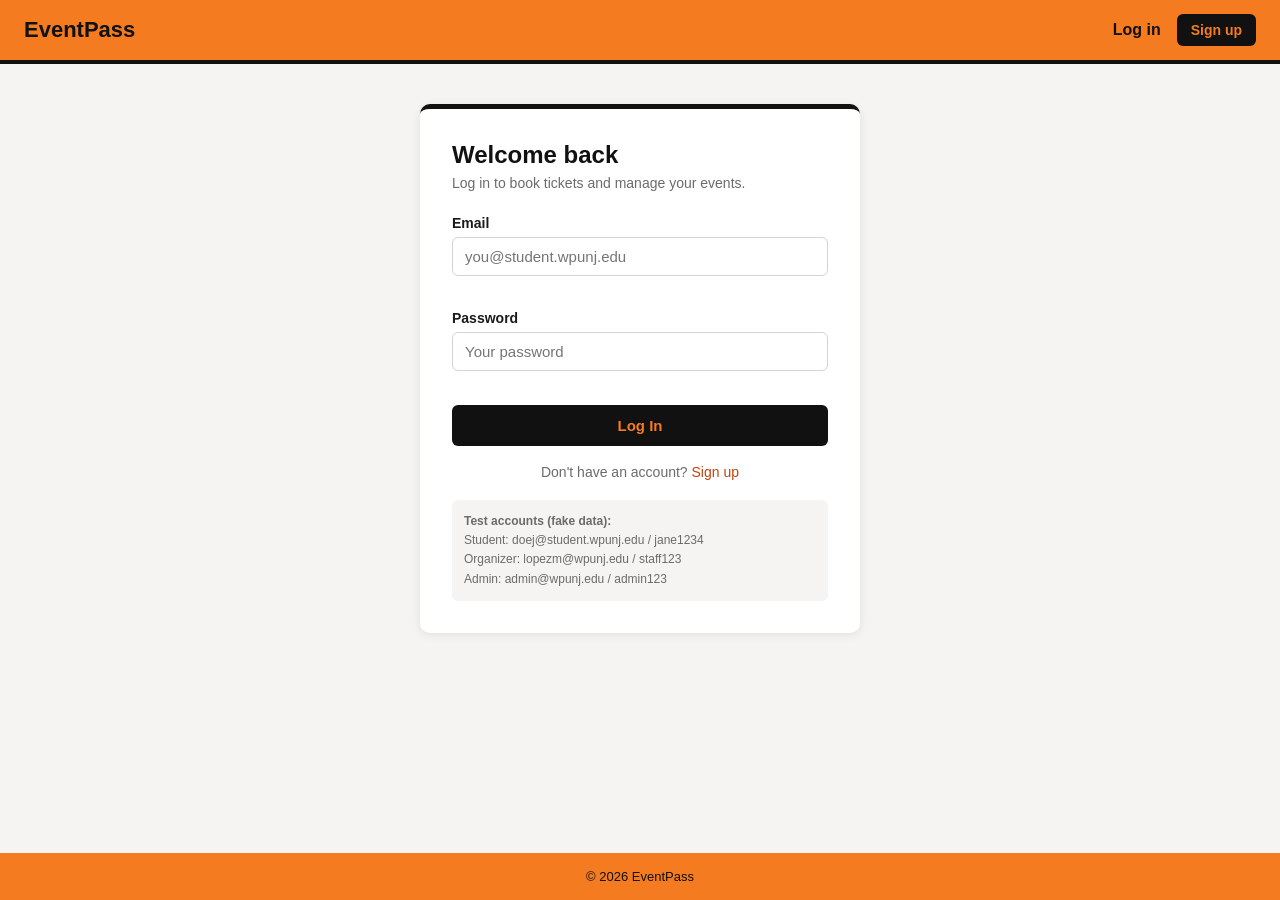
<file: frontend/index.html>
<!DOCTYPE html>
<html lang="en">
<head>
  <meta charset="UTF-8">
  <meta name="viewport" content="width=device-width, initial-scale=1.0">
  <title>Events | EventPass</title>
  <link rel="stylesheet" href="css/style.css">
  <link rel="stylesheet" href="css/shop.css">
</head>
<body class="page">
  <nav class="navbar">
    <a href="index.html" class="logo">EventPass</a>
    <div id="nav-links"></div>
  </nav>

  <main>
    <section class="hero">
      <h1>What's happening at WPU</h1>
      <p>Concerts, games, club events and career events — book your seat in a few clicks.</p>
      <input type="search" id="search" placeholder="Search events by name...">
    </section>

    <button class="filter-toggle" id="filter-toggle" aria-expanded="false">
      <span>Filters <span class="filter-count" id="filter-count"></span></span><span class="chev">▾</span>
    </button>
    <section class="filters" id="filters">
      <div>
        <label for="category">Category</label>
        <select id="category"><option value="">All categories</option></select>
      </div>
      <div>
        <label for="venue">Venue</label>
        <select id="venue"><option value="">All venues</option></select>
      </div>
      <div>
        <label for="date">Date</label>
        <select id="date">
          <option value="">Any date</option>
          <option value="today">Today</option>
          <option value="week">Next 7 days</option>
          <option value="month">This month</option>
          <option value="pick">Pick a date...</option>
        </select>
      </div>
      <div id="pick-date-wrap" class="hidden">
        <label for="pick-date">On</label>
        <input type="date" id="pick-date">
      </div>
      <div>
        <label>Price ($)</label>
        <div class="price-range">
          <input type="number" id="price-min" min="0" placeholder="Min">
          <span>–</span>
          <input type="number" id="price-max" min="0" placeholder="Max">
        </div>
      </div>
      <div>
        <label class="check-filter"><input type="checkbox" id="free-only"> Free events only</label>
      </div>
      <div>
        <button class="clear-btn" id="clear">Clear filters</button>
      </div>
    </section>

    <div class="results-bar">
      <span id="result-count"></span>
      <span>Sorted by date</span>
    </div>
    <div class="event-grid" id="event-grid"></div>
  </main>

  <div id="toast" class="toast"></div>
  <footer>&copy; 2026 EventPass · William Paterson University</footer>

  <script src="js/data.js"></script>
  <script src="js/api.js"></script>
  <script src="js/auth.js"></script>
  <script src="js/helpers.js"></script>
  <script src="js/browse.js"></script>
</body>
</html>
</file>
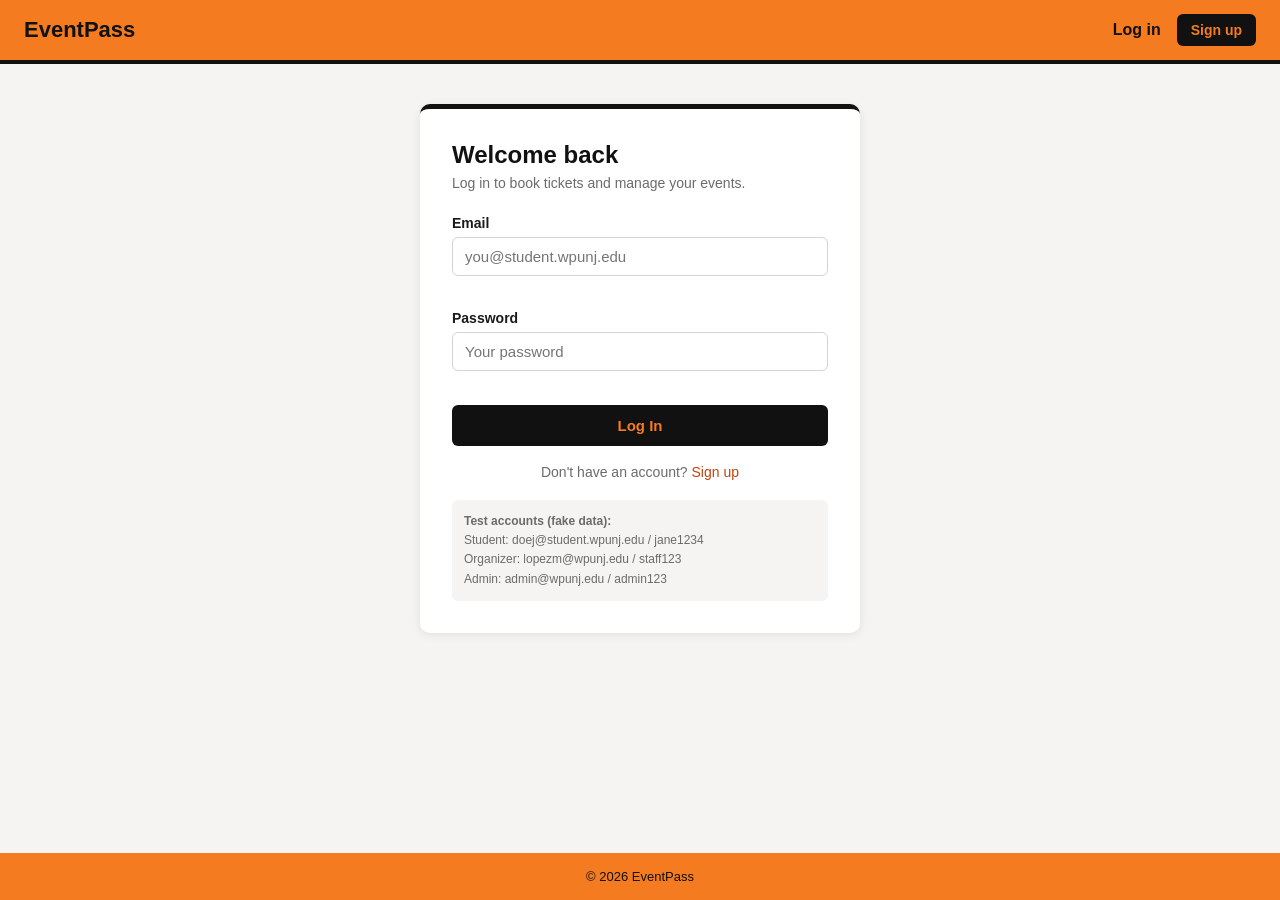
<file: frontend/admin.html>
<!DOCTYPE html>
<html lang="en">
<head>
  <meta charset="UTF-8">
  <meta name="viewport" content="width=device-width, initial-scale=1.0">
  <title>Admin Dashboard | EventPass</title>
  <link rel="stylesheet" href="css/style.css">
  <link rel="stylesheet" href="css/admin.css">
</head>
<body class="admin-page">
  <nav class="navbar">
    <a href="index.html" class="logo">EventPass</a>
    <div id="nav-links"></div>
  </nav>

  <div class="admin-layout">
    <aside class="sidebar">
      <p class="sidebar-title">Admin</p>
      <button class="tab-btn active" data-tab="overview">Overview</button>
      <button class="tab-btn" data-tab="events">Events<span class="tab-count hidden" id="pending-count"></span></button>
      <button class="tab-btn" data-tab="users">Users</button>
      <button class="tab-btn" data-tab="venues">Venues &amp; Categories</button>
      <button class="tab-btn" data-tab="bookings">Bookings</button>
      <button class="tab-btn" data-tab="reports">Sales &amp; Attendance</button>
    </aside>

    <section class="admin-content">

      <!-- OVERVIEW -->
      <div class="tab" id="tab-overview">
        <h1>Overview</h1>
        <div class="stats" id="stats"></div>
        <div class="two-col">
          <div class="panel">
            <h2>Upcoming events</h2>
            <div id="upcoming-list"></div>
          </div>
          <div class="panel">
            <h2>Recent bookings</h2>
            <div id="recent-list"></div>
          </div>
        </div>
      </div>

      <!-- EVENTS -->
      <div class="tab hidden" id="tab-events">
        <div class="tab-header">
          <h1>Events</h1>
          <button class="btn btn-small" id="add-event-btn">+ Add event</button>
        </div>
        <div class="pending-banner hidden" id="pending-banner"></div>
        <div class="toolbar">
          <input type="text" id="event-search" placeholder="Search events...">
          <select id="event-category-filter"><option value="">All categories</option></select>
          <select id="event-status-filter">
            <option value="">All statuses</option>
            <option value="Pending">Pending approval</option>
            <option value="Active">Active</option>
            <option value="Cancelled">Cancelled</option>
          </select>
        </div>
        <div class="table-wrap"><table id="events-table"></table></div>
      </div>

      <!-- USERS -->
      <div class="tab hidden" id="tab-users">
        <div class="tab-header">
          <h1>Users</h1>
          <button class="btn btn-small" id="add-organizer-btn">+ Add organizer</button>
        </div>
        <div class="toolbar">
          <input type="text" id="user-search" placeholder="Search by name, email or student ID...">
          <select id="user-role-filter">
            <option value="">All roles</option>
            <option value="Customer">Students</option>
            <option value="Organizer">Organizers</option>
            <option value="Admin">Admins</option>
          </select>
        </div>
        <div class="table-wrap"><table id="users-table"></table></div>
      </div>

      <!-- VENUES & CATEGORIES -->
      <div class="tab hidden" id="tab-venues">
        <div class="tab-header">
          <h1>Venues</h1>
          <button class="btn btn-small" id="add-venue-btn">+ Add venue</button>
        </div>
        <div class="table-wrap"><table id="venues-table"></table></div>

        <div class="tab-header section-gap">
          <h1>Categories</h1>
          <button class="btn btn-small" id="add-category-btn">+ Add category</button>
        </div>
        <div class="table-wrap"><table id="categories-table"></table></div>
      </div>

      <!-- BOOKINGS -->
      <div class="tab hidden" id="tab-bookings">
        <div class="tab-header"><h1>Bookings</h1></div>
        <div class="toolbar">
          <input type="text" id="booking-search" placeholder="Search by student or event...">
          <select id="booking-status-filter">
            <option value="">All statuses</option>
            <option value="Confirmed">Confirmed</option>
            <option value="Cancelled">Cancelled</option>
          </select>
        </div>
        <div class="table-wrap"><table id="bookings-table"></table></div>
      </div>

      <!-- SALES & ATTENDANCE REPORTS -->
      <div class="tab hidden" id="tab-reports">
        <div class="tab-header"><h1>Sales &amp; Attendance</h1></div>
        <div class="toolbar">
          <select id="report-when">
            <option value="">All events</option>
            <option value="upcoming">Upcoming events</option>
            <option value="past">Past events</option>
          </select>
        </div>
        <div class="stats" id="report-stats"></div>
        <h2>By event</h2>
        <div class="table-wrap" style="margin-bottom:28px"><table id="report-events"></table></div>
        <h2>By category</h2>
        <div class="table-wrap"><table id="report-categories"></table></div>
      </div>

    </section>
  </div>

  <!-- Pop-up form used for add / edit / confirm -->
  <div class="modal-backdrop hidden" id="modal">
    <div class="modal">
      <h2 id="modal-title"></h2>
      <div id="modal-message" class="message"></div>
      <form id="modal-form" novalidate>
        <div id="modal-body"></div>
        <div class="modal-actions">
          <button type="button" class="btn btn-outline" id="modal-cancel">Cancel</button>
          <button type="submit" class="btn" id="modal-save">Save</button>
        </div>
      </form>
    </div>
  </div>

  <div id="toast" class="toast"></div>

  <footer>&copy; 2026 EventPass</footer>

  <script src="js/data.js"></script>
  <script src="js/api.js"></script>
  <script src="js/auth.js"></script>
  <script src="js/helpers.js"></script>
  <script src="js/common.js"></script>
  <script src="js/admin.js"></script>
</body>
</html>
</file>
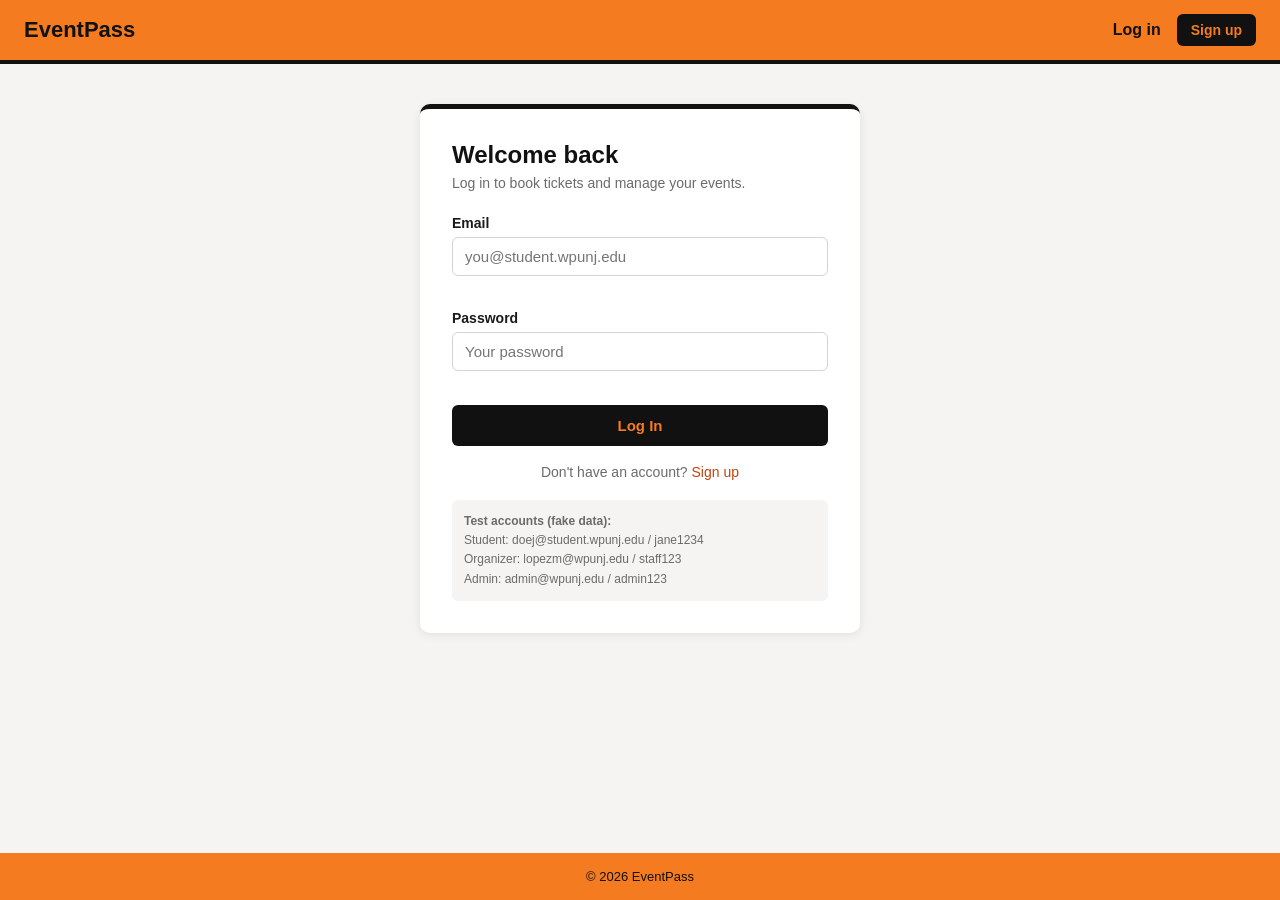
<file: frontend/booking.html>
<!DOCTYPE html>
<html lang="en">
<head>
  <meta charset="UTF-8">
  <meta name="viewport" content="width=device-width, initial-scale=1.0">
  <title>Booking | EventPass</title>
  <link rel="stylesheet" href="css/style.css">
  <link rel="stylesheet" href="css/shop.css">
</head>
<body class="page">
  <nav class="navbar">
    <a href="index.html" class="logo">EventPass</a>
    <div id="nav-links"></div>
  </nav>

  <main>
    <a href="my-bookings.html" class="back-link">&larr; My bookings</a>
    <div id="booking-page"></div>
  </main>

  <div id="toast" class="toast"></div>
  <footer>&copy; 2026 EventPass · William Paterson University</footer>

  <script src="js/data.js"></script>
  <script src="js/api.js"></script>
  <script src="js/auth.js"></script>
  <script src="js/helpers.js"></script>
  <script src="js/booking.js"></script>
</body>
</html>
</file>
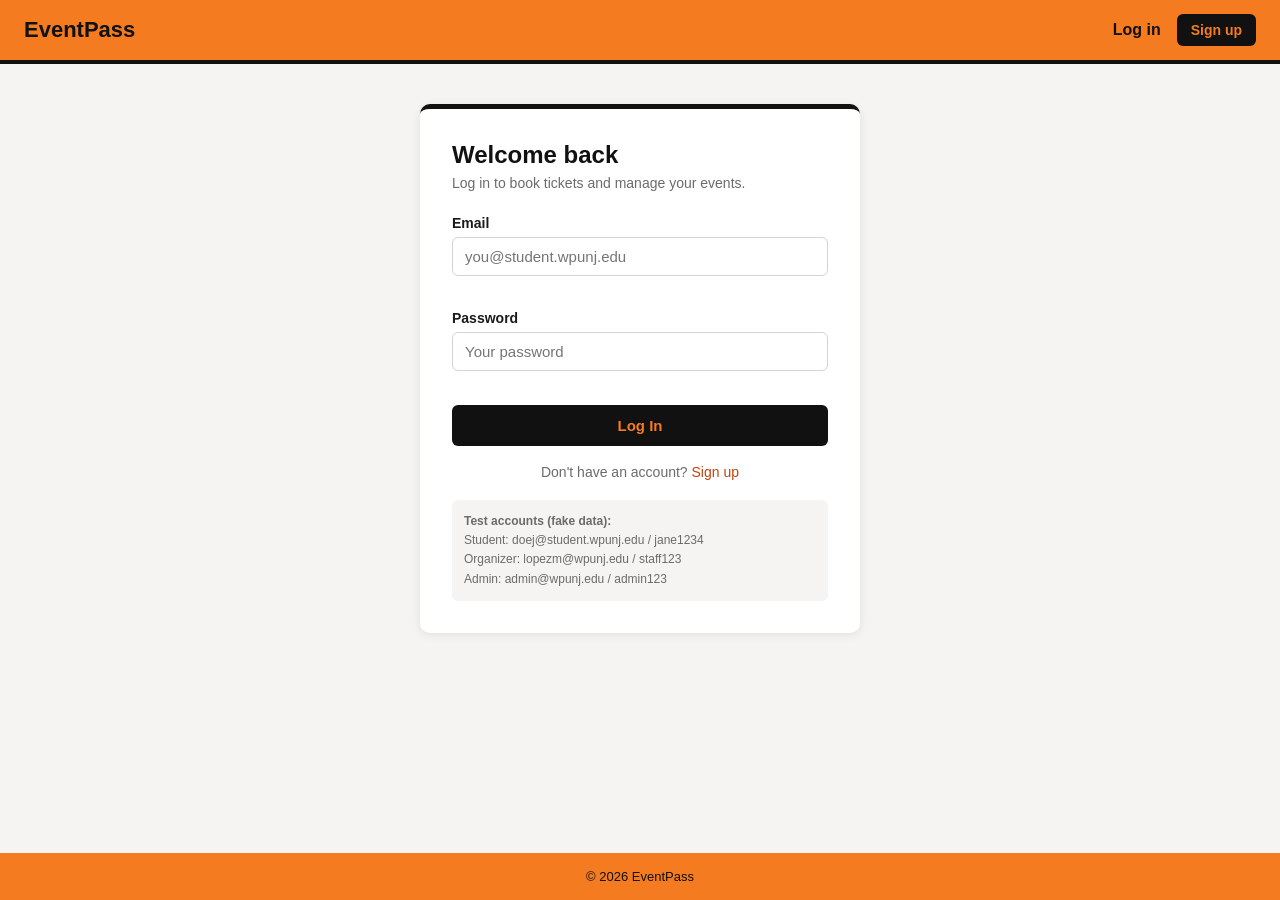
<file: frontend/cart.html>
<!DOCTYPE html>
<html lang="en">
<head>
  <meta charset="UTF-8">
  <meta name="viewport" content="width=device-width, initial-scale=1.0">
  <title>Cart | EventPass</title>
  <link rel="stylesheet" href="css/style.css">
  <link rel="stylesheet" href="css/shop.css">
</head>
<body class="page">
  <nav class="navbar">
    <a href="index.html" class="logo">EventPass</a>
    <div id="nav-links"></div>
  </nav>

  <main>
    <h1>Your cart</h1>
    <p class="page-sub">Tickets stay in your cart until you check out. Seats aren't held until you book.</p>
    <div id="cart-page"></div>
  </main>

  <div id="toast" class="toast"></div>
  <footer>&copy; 2026 EventPass · William Paterson University</footer>

  <script src="js/data.js"></script>
  <script src="js/api.js"></script>
  <script src="js/auth.js"></script>
  <script src="js/helpers.js"></script>
  <script src="js/cart.js"></script>
</body>
</html>
</file>
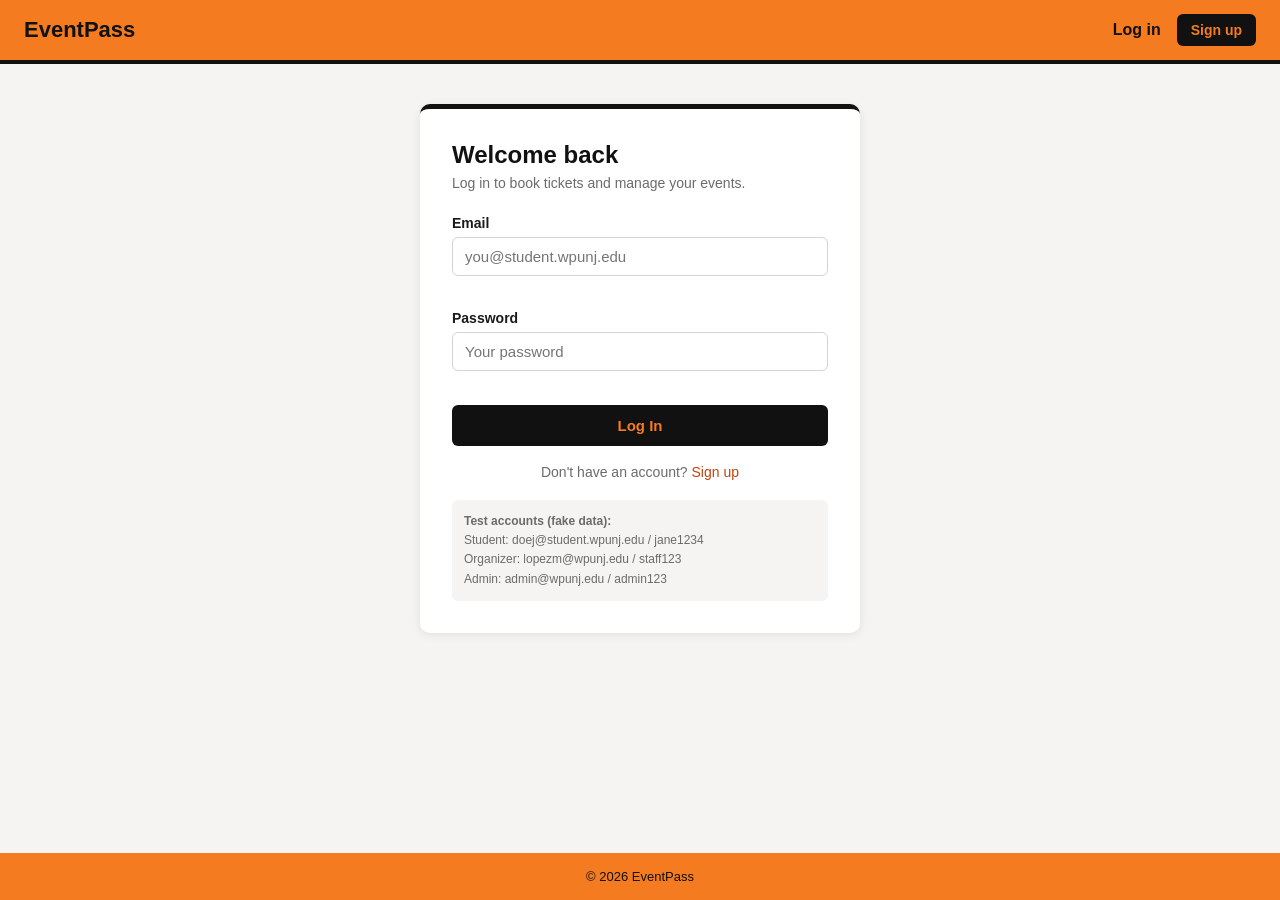
<file: frontend/checkout.html>
<!DOCTYPE html>
<html lang="en">
<head>
  <meta charset="UTF-8">
  <meta name="viewport" content="width=device-width, initial-scale=1.0">
  <title>Checkout | EventPass</title>
  <link rel="stylesheet" href="css/style.css">
  <link rel="stylesheet" href="css/shop.css">
</head>
<body class="page">
  <nav class="navbar">
    <a href="index.html" class="logo">EventPass</a>
    <div id="nav-links"></div>
  </nav>

  <main>
    <a href="cart.html" class="back-link">&larr; Back to cart</a>
    <h1>Checkout</h1>
    <p class="page-sub">Confirm your details and pay to book your seats.</p>
    <div id="message" class="message"></div>

    <div class="two-pane" id="checkout-page">
      <form id="checkout-form" novalidate>
        <div class="panel-box" style="margin-bottom:18px">
          <h2>Student details</h2>
          <div class="form-row">
            <div class="form-group"><label>Name</label><input type="text" id="student-name" readonly></div>
            <div class="form-group"><label>Student ID</label><input type="text" id="student-id" readonly></div>
          </div>
          <div class="form-group"><label>Email</label><input type="text" id="student-email" readonly></div>
        </div>

        <div class="panel-box" id="payment-box">
          <h2>Payment</h2>
          <div class="form-group">
            <label for="cardName">Name on card</label>
            <input type="text" id="cardName" autocomplete="cc-name">
            <div class="field-error" id="cardName-error"></div>
          </div>
          <div class="form-group">
            <label for="cardNumber">Card number</label>
            <input type="text" id="cardNumber" inputmode="numeric" placeholder="1234 5678 9012 3456" maxlength="19" autocomplete="cc-number">
            <div class="field-error" id="cardNumber-error"></div>
          </div>
          <div class="form-row">
            <div class="form-group">
              <label for="cardExpiry">Expiry (MM/YY)</label>
              <input type="text" id="cardExpiry" placeholder="MM/YY" maxlength="5" autocomplete="cc-exp">
              <div class="field-error" id="cardExpiry-error"></div>
            </div>
            <div class="form-group">
              <label for="cardCvv">CVV</label>
              <input type="password" id="cardCvv" inputmode="numeric" maxlength="4" autocomplete="cc-csc">
              <div class="field-error" id="cardCvv-error"></div>
            </div>
          </div>
          <p class="secure">Class project demo — no real payment is made. Only the last 4 digits are saved.</p>
        </div>

        <div class="panel-box hidden" id="free-box">
          <h2>Payment</h2>
          <div class="notice">Your tickets are free — no payment needed.</div>
        </div>
      </form>

      <div class="panel-box">
        <h2>Order summary</h2>
        <div id="summary"></div>
        <button class="btn" id="pay-btn" form="checkout-form" type="submit">Confirm booking</button>
      </div>
    </div>
  </main>

  <div id="toast" class="toast"></div>
  <footer>&copy; 2026 EventPass · William Paterson University</footer>

  <script src="js/data.js"></script>
  <script src="js/api.js"></script>
  <script src="js/auth.js"></script>
  <script src="js/helpers.js"></script>
  <script src="js/cart.js"></script>
  <script src="js/checkout.js"></script>
</body>
</html>
</file>
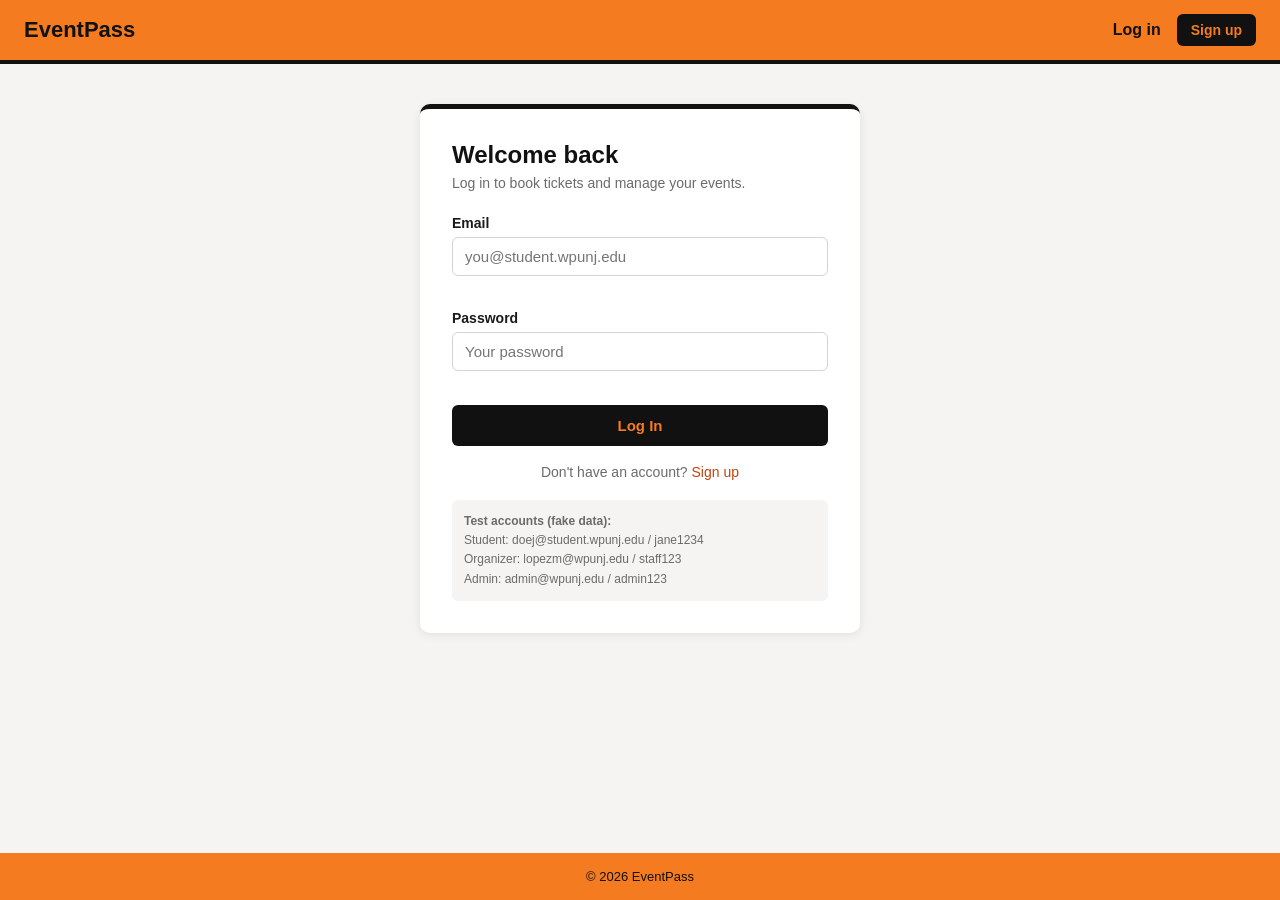
<file: frontend/event.html>
<!DOCTYPE html>
<html lang="en">
<head>
  <meta charset="UTF-8">
  <meta name="viewport" content="width=device-width, initial-scale=1.0">
  <title>Event | EventPass</title>
  <link rel="stylesheet" href="css/style.css">
  <link rel="stylesheet" href="css/shop.css">
</head>
<body class="page">
  <nav class="navbar">
    <a href="index.html" class="logo">EventPass</a>
    <div id="nav-links"></div>
  </nav>

  <main>
    <a href="index.html" class="back-link">&larr; All events</a>
    <div id="event-page"></div>
  </main>

  <div id="toast" class="toast"></div>
  <footer>&copy; 2026 EventPass · William Paterson University</footer>

  <script src="js/data.js"></script>
  <script src="js/api.js"></script>
  <script src="js/auth.js"></script>
  <script src="js/helpers.js"></script>
  <script src="js/event.js"></script>
</body>
</html>
</file>
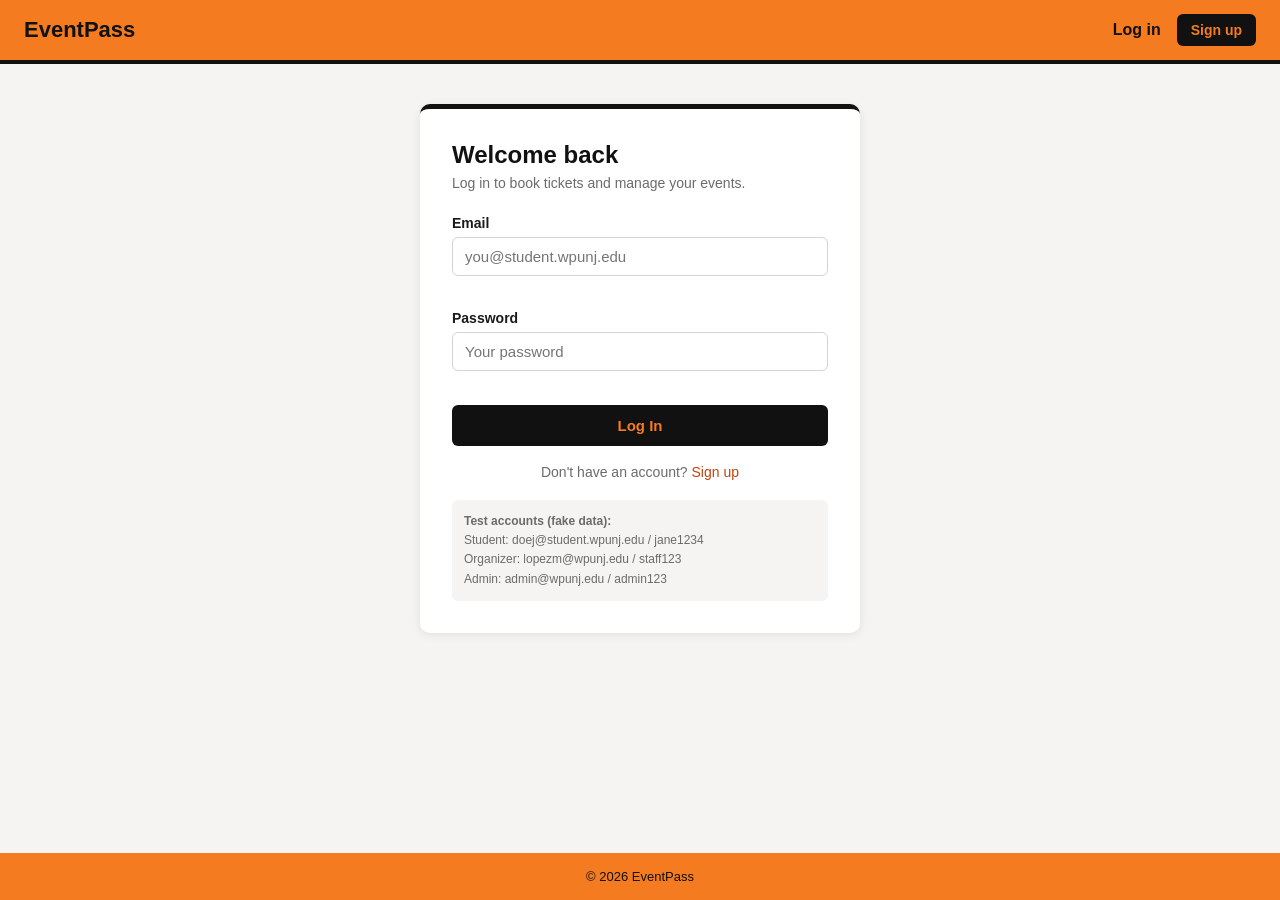
<file: frontend/login.html>
<!DOCTYPE html>
<html lang="en">
<head>
  <meta charset="UTF-8">
  <meta name="viewport" content="width=device-width, initial-scale=1.0">
  <title>Log In | EventPass</title>
  <link rel="stylesheet" href="css/style.css">
</head>
<body>
  <nav class="navbar">
    <a href="index.html" class="logo">EventPass</a>
    <div id="nav-links"></div>
  </nav>

  <main>
    <div class="card">
      <h1>Welcome back</h1>
      <p class="subtitle">Log in to book tickets and manage your events.</p>

      <div id="message" class="message"></div>

      <form id="login-form" novalidate>
        <div class="form-group">
          <label for="email">Email</label>
          <input type="email" id="email" placeholder="you@student.wpunj.edu">
          <div class="field-error" id="email-error"></div>
        </div>

        <div class="form-group">
          <label for="password">Password</label>
          <input type="password" id="password" placeholder="Your password">
          <div class="field-error" id="password-error"></div>
        </div>

        <button type="submit" class="btn" id="login-btn">Log In</button>
      </form>

      <p class="switch-link">Don't have an account? <a href="register.html">Sign up</a></p>

      <div class="demo-box">
        <strong>Test accounts (fake data):</strong><br>
        Student: doej@student.wpunj.edu / jane1234<br>
        Organizer: lopezm@wpunj.edu / staff123<br>
        Admin: admin@wpunj.edu / admin123
      </div>
    </div>
  </main>

  <footer>&copy; 2026 EventPass</footer>

  <script src="js/data.js"></script>
  <script src="js/api.js"></script>
  <script src="js/auth.js"></script>
  <script>
    const form = document.getElementById("login-form");
    const message = document.getElementById("message");
    const loginBtn = document.getElementById("login-btn");

    if (!USE_MOCK) document.querySelector(".demo-box").hidden = true;

    // Already logged in? Go home.
    if (getCurrentUser()) goHome(getCurrentUser());

    // Show success message after registering
    if (new URLSearchParams(window.location.search).get("registered")) {
      showMessage(message, "Account created! Please log in.", "success");
    }

    function setError(id, text) {
      document.getElementById(id + "-error").textContent = text;
      document.getElementById(id).classList.toggle("invalid", !!text);
    }

    form.addEventListener("submit", async (e) => {
      e.preventDefault();
      const email = document.getElementById("email").value.trim();
      const password = document.getElementById("password").value;

      let valid = true;
      setError("email", "");
      setError("password", "");

      if (!email) { setError("email", "Email is required."); valid = false; }
      else if (!/^\S+@\S+\.\S+$/.test(email)) { setError("email", "Enter a valid email."); valid = false; }
      if (!password) { setError("password", "Password is required."); valid = false; }
      if (!valid) return;

      loginBtn.disabled = true;
      loginBtn.textContent = "Logging in...";

      try {
        const user = await loginUser(email, password);
        if (!USE_MOCK && user.Role !== "Customer") throw new Error("Sign in with a student account.");
        setCurrentUser(user);
        goHome(user);
      } catch (err) {
        showMessage(message, err.message, "error");
        loginBtn.disabled = false;
        loginBtn.textContent = "Log In";
      }
    });
  </script>
</body>
</html>
</file>
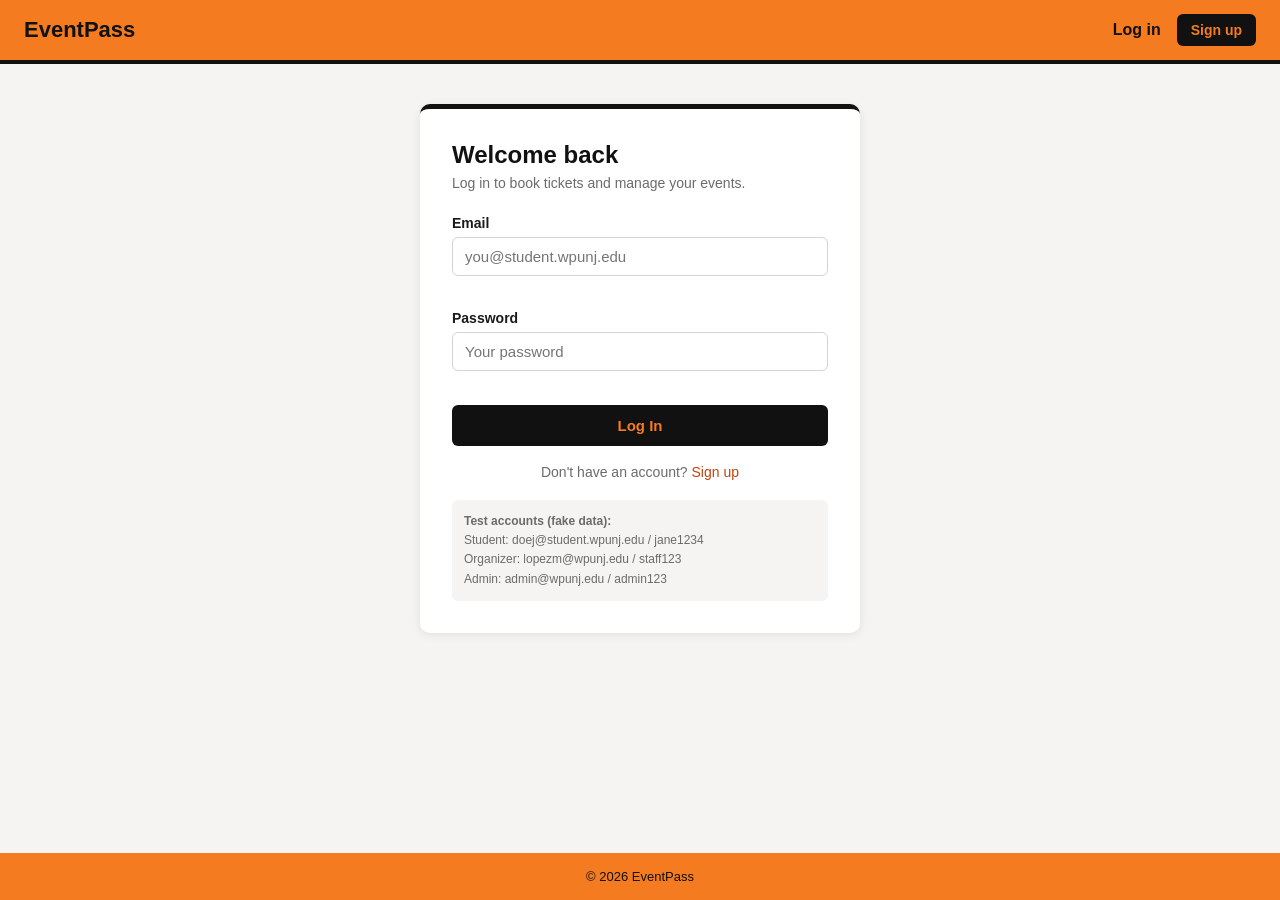
<file: frontend/my-bookings.html>
<!DOCTYPE html>
<html lang="en">
<head>
  <meta charset="UTF-8">
  <meta name="viewport" content="width=device-width, initial-scale=1.0">
  <title>My Bookings | EventPass</title>
  <link rel="stylesheet" href="css/style.css">
  <link rel="stylesheet" href="css/shop.css">
</head>
<body class="page">
  <nav class="navbar">
    <a href="index.html" class="logo">EventPass</a>
    <div id="nav-links"></div>
  </nav>

  <main>
    <h1>My bookings</h1>
    <p class="page-sub">Your tickets for upcoming and past WPU events.</p>
    <div class="tabs">
      <button class="active" data-view="upcoming">Upcoming</button>
      <button data-view="past">Past</button>
      <button data-view="cancelled">Cancelled</button>
    </div>
    <div id="booking-list"></div>
  </main>

  <div id="toast" class="toast"></div>
  <footer>&copy; 2026 EventPass · William Paterson University</footer>

  <script src="js/data.js"></script>
  <script src="js/api.js"></script>
  <script src="js/auth.js"></script>
  <script src="js/helpers.js"></script>
  <script src="js/my-bookings.js"></script>
</body>
</html>
</file>
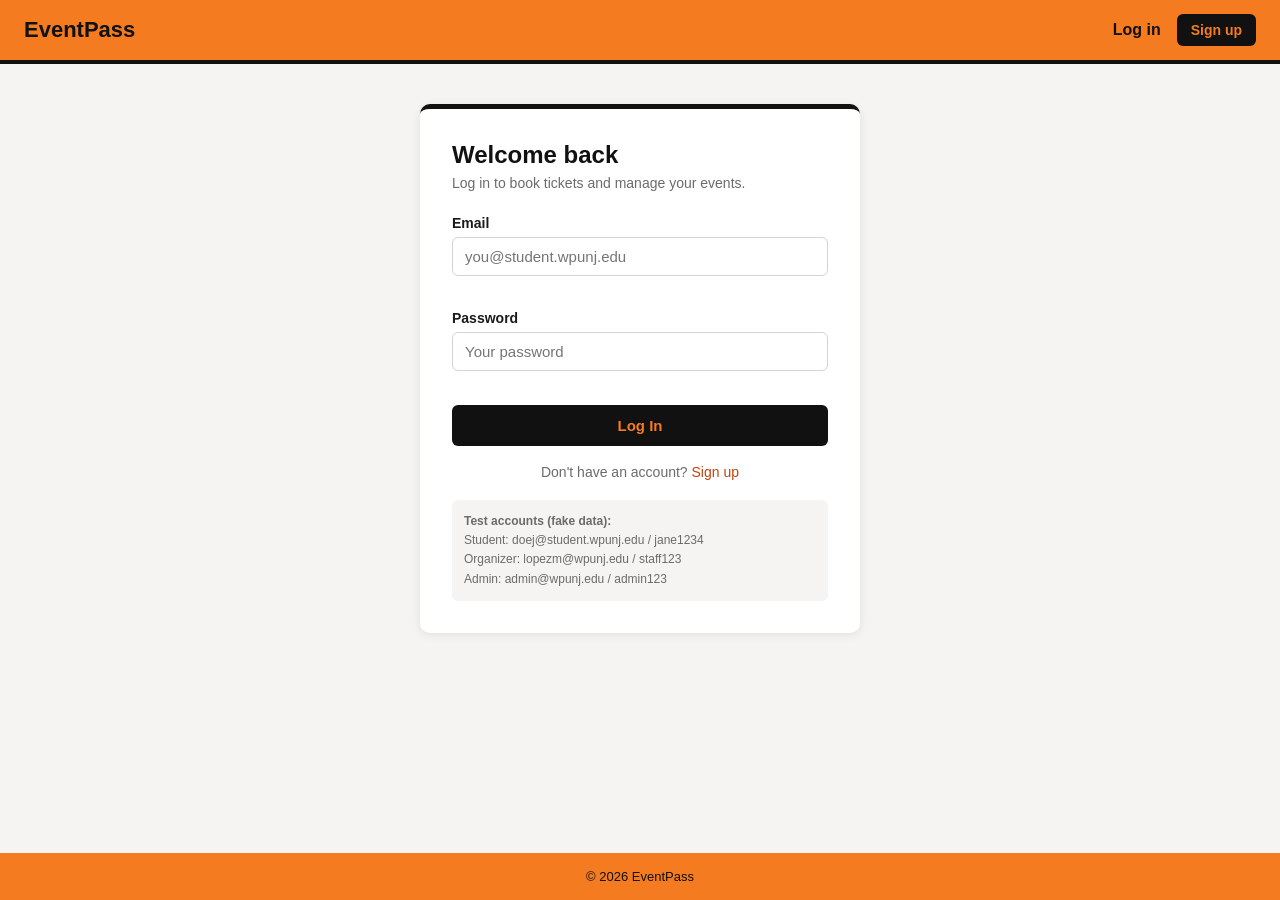
<file: frontend/organizer.html>
<!DOCTYPE html>
<html lang="en">
<head>
  <meta charset="UTF-8">
  <meta name="viewport" content="width=device-width, initial-scale=1.0">
  <title>Organizer Dashboard | EventPass</title>
  <link rel="stylesheet" href="css/style.css">
  <link rel="stylesheet" href="css/admin.css">
</head>
<body class="admin-page">
  <nav class="navbar">
    <a href="index.html" class="logo">EventPass</a>
    <div id="nav-links"></div>
  </nav>

  <div class="admin-layout">
    <aside class="sidebar">
      <p class="sidebar-title">Organizer</p>
      <button class="tab-btn active" data-tab="events">My Events</button>
      <button class="tab-btn" data-tab="attendees">Attendees &amp; Check-in</button>
      <button class="tab-btn" data-tab="sales">Sales</button>
    </aside>

    <section class="admin-content">

      <!-- MY EVENTS -->
      <div class="tab" id="tab-events">
        <div class="tab-header">
          <h1 id="welcome">My Events</h1>
          <button class="btn btn-small" id="add-event-btn">+ Create event</button>
        </div>
        <div class="stats" id="stats"></div>
        <div class="pending-banner hidden" id="pending-banner"></div>
        <div class="toolbar">
          <input type="text" id="event-search" placeholder="Search my events...">
          <select id="event-time-filter">
            <option value="upcoming">Upcoming</option>
            <option value="past">Past</option>
            <option value="">All dates</option>
          </select>
          <select id="event-status-filter">
            <option value="">All statuses</option>
            <option value="Pending">Waiting for approval</option>
            <option value="Active">Active</option>
            <option value="Cancelled">Cancelled</option>
          </select>
        </div>
        <div class="table-wrap"><table id="events-table"></table></div>
      </div>

      <!-- ATTENDEES -->
      <div class="tab hidden" id="tab-attendees">
        <div class="tab-header"><h1>Attendees &amp; Check-in</h1></div>
        <div class="toolbar">
          <select id="attendee-event-filter"></select>
          <input type="text" id="attendee-search" placeholder="Search by name, email or student ID...">
        </div>
        <p class="list-sub" id="attendee-summary" style="margin-bottom:10px"></p>
        <div class="table-wrap"><table id="attendees-table"></table></div>
      </div>

      <!-- SALES -->
      <div class="tab hidden" id="tab-sales">
        <div class="tab-header"><h1>Sales</h1></div>
        <div class="toolbar">
          <select id="sales-when">
            <option value="">All my events</option>
            <option value="upcoming">Upcoming events</option>
            <option value="past">Past events</option>
          </select>
        </div>
        <div class="table-wrap"><table id="sales-table"></table></div>
      </div>

    </section>
  </div>

  <!-- Pop-up form used for add / edit / confirm -->
  <div class="modal-backdrop hidden" id="modal">
    <div class="modal">
      <h2 id="modal-title"></h2>
      <div id="modal-message" class="message"></div>
      <form id="modal-form" novalidate>
        <div id="modal-body"></div>
        <div class="modal-actions">
          <button type="button" class="btn btn-outline" id="modal-cancel">Cancel</button>
          <button type="submit" class="btn" id="modal-save">Save</button>
        </div>
      </form>
    </div>
  </div>

  <div id="toast" class="toast"></div>

  <footer>&copy; 2026 EventPass</footer>

  <script src="js/data.js"></script>
  <script src="js/api.js"></script>
  <script src="js/auth.js"></script>
  <script src="js/helpers.js"></script>
  <script src="js/common.js"></script>
  <script src="js/organizer.js"></script>
</body>
</html>
</file>
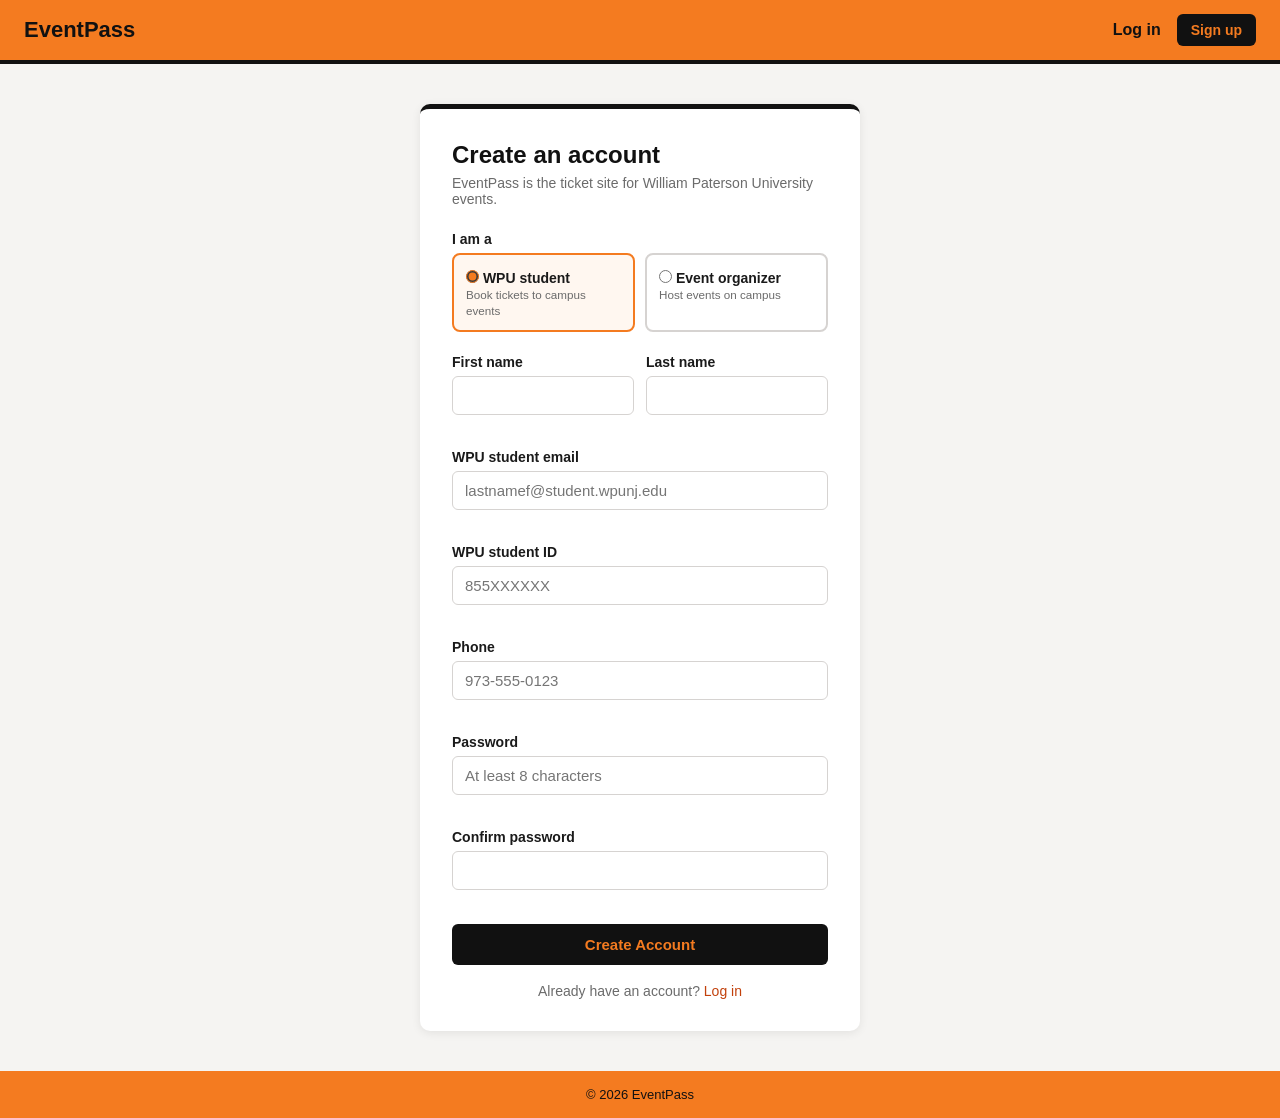
<file: frontend/register.html>
<!DOCTYPE html>
<html lang="en">
<head>
  <meta charset="UTF-8">
  <meta name="viewport" content="width=device-width, initial-scale=1.0">
  <title>Sign Up | EventPass</title>
  <link rel="stylesheet" href="css/style.css">
</head>
<body>
  <nav class="navbar">
    <a href="index.html" class="logo">EventPass</a>
    <div id="nav-links"></div>
  </nav>

  <main>
    <div class="card">
      <h1>Create an account</h1>
      <p class="subtitle">EventPass is the ticket site for William Paterson University events.</p>

      <div id="message" class="message"></div>

      <form id="register-form" novalidate>
        <div class="form-group">
          <label>I am a</label>
          <div class="role-picker">
            <label class="role-option">
              <input type="radio" name="role" value="Customer" checked>
              <span><strong>WPU student</strong><br><small>Book tickets to campus events</small></span>
            </label>
            <label class="role-option">
              <input type="radio" name="role" value="Organizer">
              <span><strong>Event organizer</strong><br><small>Host events on campus</small></span>
            </label>
          </div>
        </div>

        <div class="form-row">
          <div class="form-group">
            <label for="firstName">First name</label>
            <input type="text" id="firstName">
            <div class="field-error" id="firstName-error"></div>
          </div>
          <div class="form-group">
            <label for="lastName">Last name</label>
            <input type="text" id="lastName">
            <div class="field-error" id="lastName-error"></div>
          </div>
        </div>

        <div class="form-group">
          <label for="email" id="email-label">WPU student email</label>
          <input type="email" id="email" placeholder="lastnamef@student.wpunj.edu">
          <div class="field-error" id="email-error"></div>
        </div>

        <div class="form-group" id="studentId-group">
          <label for="studentId">WPU student ID</label>
          <input type="text" id="studentId" inputmode="numeric" placeholder="855XXXXXX" maxlength="9">
          <div class="field-error" id="studentId-error"></div>
        </div>

        <div class="form-group">
          <label for="phone">Phone</label>
          <input type="tel" id="phone" placeholder="973-555-0123">
          <div class="field-error" id="phone-error"></div>
        </div>

        <div class="form-group">
          <label for="password">Password</label>
          <input type="password" id="password" placeholder="At least 8 characters">
          <div class="field-error" id="password-error"></div>
        </div>

        <div class="form-group">
          <label for="confirmPassword">Confirm password</label>
          <input type="password" id="confirmPassword">
          <div class="field-error" id="confirmPassword-error"></div>
        </div>

        <p class="note" id="organizer-note" style="display:none">
          New events you create are reviewed by a WPU admin before students can see them.
        </p>

        <button type="submit" class="btn" id="register-btn">Create Account</button>
      </form>

      <p class="switch-link">Already have an account? <a href="login.html">Log in</a></p>
    </div>
  </main>

  <footer>&copy; 2026 EventPass</footer>

  <script src="js/data.js"></script>
  <script src="js/api.js"></script>
  <script src="js/auth.js"></script>
  <script>
    const form = document.getElementById("register-form");
    const message = document.getElementById("message");
    const registerBtn = document.getElementById("register-btn");

    if (getCurrentUser()) goHome(getCurrentUser());

    function value(id) { return document.getElementById(id).value.trim(); }
    function role() { return document.querySelector('input[name="role"]:checked').value; }
    function isStudent() { return role() === "Customer"; }

    function setError(id, text) {
      document.getElementById(id + "-error").textContent = text;
      document.getElementById(id).classList.toggle("invalid", !!text);
    }

    if (!USE_MOCK) {
      const organizer = document.querySelector('input[name="role"][value="Organizer"]');
      organizer.disabled = true;
    }

    // Students need a WPU email + student ID; organizers can use any email
    function updateForRole() {
      document.getElementById("studentId-group").style.display = isStudent() ? "block" : "none";
      document.getElementById("organizer-note").style.display = isStudent() ? "none" : "block";
      document.getElementById("email-label").textContent = isStudent() ? "WPU student email" : "Email";
      document.getElementById("email").placeholder = isStudent() ? "lastnamef@student.wpunj.edu" : "you@example.com";
      ["email", "studentId"].forEach(f => setError(f, ""));
    }
    document.querySelectorAll('input[name="role"]').forEach(r => r.addEventListener("change", updateForRole));
    updateForRole();

    function validate() {
      const fields = ["firstName", "lastName", "email", "studentId", "phone", "password", "confirmPassword"];
      fields.forEach(f => setError(f, ""));
      let valid = true;

      if (!value("firstName")) { setError("firstName", "Required."); valid = false; }
      if (!value("lastName")) { setError("lastName", "Required."); valid = false; }

      const email = value("email");
      if (!email) { setError("email", "Email is required."); valid = false; }
      else if (!/^\S+@\S+\.\S+$/.test(email)) { setError("email", "Enter a valid email."); valid = false; }
      else if (isStudent() && !/^[^\s@]+@student\.wpunj\.edu$/i.test(email)) {
        setError("email", "Use your WPU student email (@student.wpunj.edu)."); valid = false;
      }

      if (isStudent()) {
        const studentId = value("studentId");
        if (!studentId) { setError("studentId", "Student ID is required."); valid = false; }
        else if (!/^855\d{6}$/.test(studentId)) { setError("studentId", "Enter your 9-digit WPU ID starting with 855."); valid = false; }
      }

      const phone = value("phone");
      if (!phone) { setError("phone", "Phone is required."); valid = false; }
      else if (phone.replace(/\D/g, "").length !== 10) { setError("phone", "Enter a 10-digit phone number."); valid = false; }

      const password = document.getElementById("password").value;
      if (password.length < 8) { setError("password", "Password must be at least 8 characters."); valid = false; }

      if (document.getElementById("confirmPassword").value !== password) {
        setError("confirmPassword", "Passwords do not match."); valid = false;
      }
      return valid;
    }

    form.addEventListener("submit", async (e) => {
      e.preventDefault();
      if (!validate()) return;

      registerBtn.disabled = true;
      registerBtn.textContent = "Creating account...";

      try {
        await registerUser({
          FirstName: value("firstName"),
          LastName: value("lastName"),
          Email: value("email"),
          StudentID: isStudent() ? value("studentId") : null,
          Phone: value("phone"),
          Role: role(),
          Password: document.getElementById("password").value
        });
        window.location.href = "login.html?registered=1";
      } catch (err) {
        showMessage(message, err.message, "error");
        registerBtn.disabled = false;
        registerBtn.textContent = "Create Account";
      }
    });
  </script>
</body>
</html>
</file>
<file: frontend/css/style.css>
* { box-sizing: border-box; margin: 0; padding: 0; }

:root {
  /* Opposite orange & black: orange bars, black buttons */
  --primary: #111111;
  --primary-dark: #333333;
  --black: #f47b20;
  --text: #1a1a1a;
  --muted: #6b6b6b;
  --border: #d6d3d1;
  --bg: #f5f4f2;
  --white: #ffffff;
  --error: #dc2626;
  --success: #16a34a;
}

body {
  font-family: Arial, Helvetica, sans-serif;
  color: var(--text);
  background: var(--bg);
  min-height: 100vh;
  display: flex;
  flex-direction: column;
}

a { color: var(--primary); text-decoration: none; }
a:hover { text-decoration: underline; }

/* Navbar */
.navbar {
  background: var(--black);
  border-bottom: 4px solid var(--primary);
  padding: 14px 24px;
  display: flex;
  justify-content: space-between;
  align-items: center;
}
.logo { font-size: 22px; font-weight: bold; color: var(--primary); }
.logo:hover { text-decoration: none; }
#nav-links { display: flex; gap: 16px; align-items: center; }
.nav-user { color: #d4d4d4; font-size: 14px; }
#nav-links a:not(.btn) { color: var(--white); }
#nav-links a:not(.btn):hover { color: var(--primary); }

/* Main area */
main { flex: 1; display: flex; justify-content: center; align-items: flex-start; padding: 40px 16px; }

/* Form card */
.card {
  background: var(--white);
  width: 100%;
  max-width: 440px;
  padding: 32px;
  border-radius: 10px;
  box-shadow: 0 2px 10px rgba(0, 0, 0, 0.08);
}
.card h1 { font-size: 24px; margin-bottom: 6px; }
.card .subtitle { color: var(--muted); margin-bottom: 24px; font-size: 14px; }

.form-row { display: flex; gap: 12px; }
.form-row .form-group { flex: 1; }

.form-group { margin-bottom: 16px; }
.form-group label { display: block; font-size: 14px; font-weight: bold; margin-bottom: 6px; }
.form-group input,
.form-group select {
  width: 100%;
  padding: 10px 12px;
  border: 1px solid var(--border);
  border-radius: 6px;
  font-size: 15px;
}
.form-group input:focus,
.form-group select:focus { outline: none; border-color: var(--primary); }
.form-group input.invalid { border-color: var(--error); }
.field-error { color: var(--error); font-size: 12px; margin-top: 4px; min-height: 14px; }

/* Buttons */
.btn {
  display: inline-block;
  background: var(--primary);
  color: var(--white);
  border: none;
  padding: 12px;
  border-radius: 6px;
  font-size: 15px;
  cursor: pointer;
  width: 100%;
}
.btn:hover { background: var(--primary-dark); text-decoration: none; }
.btn:disabled { opacity: 0.6; cursor: not-allowed; }
.btn-small { width: auto; padding: 8px 14px; font-size: 14px; color: var(--white); }

/* Messages */
.message { padding: 10px 12px; border-radius: 6px; font-size: 14px; margin-bottom: 16px; display: none; }
.message.error { display: block; background: #fee2e2; color: var(--error); }
.message.success { display: block; background: #dcfce7; color: var(--success); }

.switch-link { text-align: center; margin-top: 18px; font-size: 14px; color: var(--muted); }

.demo-box { margin-top: 20px; padding: 12px; background: var(--bg); border-radius: 6px; font-size: 12px; color: var(--muted); line-height: 1.6; }

footer { text-align: center; padding: 16px; background: var(--black); color: #a3a3a3; font-size: 13px; }

/* Orange & black (reversed) theme accents */
a { color: #c2410c; }
.card h1 { color: #111111; }
.nav-user { color: #111111; }
#nav-links a:not(.btn) { color: #111111; font-weight: bold; }
#nav-links a:not(.btn):hover { color: #ffffff; }
footer { color: #111111; }
.card { border-top: 5px solid var(--primary); }
.btn { font-weight: bold; color: var(--black); }
.btn:hover { color: var(--black); }
.btn-small { color: var(--black); }

.role-picker { display: flex; gap: 10px; }
.role-option {
  flex: 1; display: flex; gap: 10px; align-items: flex-start;
  border: 2px solid var(--border); border-radius: 8px; padding: 12px; cursor: pointer; font-weight: normal !important;
}
.role-option input { width: auto !important; margin-top: 3px; accent-color: #f47b20; }
.role-option small { color: var(--muted); }
.role-option:has(input:checked) { border-color: #f47b20; background: #fff7f0; }
.note { font-size: 13px; color: var(--muted); background: var(--bg); padding: 10px 12px; border-radius: 6px; margin-bottom: 16px; }

.cart-count {
  display: none; background: #111111; color: #f47b20; border-radius: 999px;
  font-size: 12px; padding: 1px 7px; margin-left: 2px; vertical-align: 1px;
}

/* Phone menu (hidden on desktop) */
.mobile-tools { display: none; align-items: center; gap: 6px; }
.menu-btn {
  width: 42px; height: 42px; border: none; background: #111111; border-radius: 8px; cursor: pointer;
  display: flex; flex-direction: column; justify-content: center; align-items: center; gap: 5px;
}
.menu-btn span { display: block; width: 20px; height: 2px; background: #f47b20; border-radius: 2px; transition: transform 0.2s, opacity 0.2s; }
.navbar.open .menu-btn span:nth-child(1) { transform: translateY(7px) rotate(45deg); }
.navbar.open .menu-btn span:nth-child(2) { opacity: 0; }
.navbar.open .menu-btn span:nth-child(3) { transform: translateY(-7px) rotate(-45deg); }
.mobile-cart { position: relative; font-size: 22px; padding: 6px 8px; text-decoration: none !important; }
.mobile-cart .cart-count { position: absolute; top: 0; right: -2px; font-size: 11px; }

@media (max-width: 700px) {
  .navbar { flex-wrap: wrap; padding: 10px 16px; position: sticky; top: 0; z-index: 40; }
  .logo { font-size: 21px; }
  .mobile-tools { display: flex; }
  #nav-links {
    display: none; width: 100%; flex-direction: column; align-items: stretch; gap: 0;
    margin-top: 10px; border-top: 2px solid #111111;
  }
  .navbar.open #nav-links { display: flex; }
  #nav-links a, #nav-links .nav-user { padding: 13px 4px; border-bottom: 1px solid rgba(0, 0, 0, 0.15); font-size: 16px; }
  #nav-links .nav-user { order: -1; font-size: 13px; padding: 10px 4px; }
  #nav-links a:last-child { border-bottom: none; }
  #nav-links .btn-small { width: 100%; text-align: center; margin: 8px 0; padding: 12px; }
  main { padding: 24px 16px; }
}

@media (max-width: 480px) {
  .form-row { flex-direction: column; gap: 0; }
  .card { padding: 24px 18px; }
}
</file>
<file: frontend/css/shop.css>
/* Student-facing pages: browse, event details, cart, checkout, bookings */

.page main { display: block; width: 100%; max-width: 1180px; margin: 0 auto; padding: 28px 16px 48px; }
.page h1 { font-size: 28px; margin-bottom: 6px; }
.page-sub { color: var(--muted); margin-bottom: 22px; }
.hidden { display: none !important; }

/* ----- Browse ----- */
.hero {
  background: #111111; color: #ffffff; border-radius: 12px; padding: 28px;
  margin-bottom: 18px; border-left: 8px solid #f47b20;
}
.hero h1 { color: #ffffff; }
.hero p { color: #d4d4d4; margin-bottom: 16px; }
.hero input {
  width: 100%; padding: 13px 16px; border-radius: 8px; border: none; font-size: 16px;
}

.filters {
  display: grid; grid-template-columns: repeat(auto-fit, minmax(150px, 1fr)); gap: 12px;
  background: #ffffff; padding: 16px; border-radius: 10px; margin-bottom: 18px;
  box-shadow: 0 2px 8px rgba(0, 0, 0, 0.06); align-items: end;
}
.filters label { display: block; font-size: 12px; font-weight: bold; color: var(--muted); margin-bottom: 5px; text-transform: uppercase; }
.filters select, .filters input[type=number], .filters input[type=date] {
  width: 100%; padding: 9px 10px; border: 1px solid var(--border); border-radius: 6px; font-size: 14px; background: #fff;
}
.price-range { display: flex; gap: 6px; align-items: center; }
.check-filter { display: flex; gap: 8px; align-items: center; font-size: 14px; font-weight: bold; padding: 9px 0; cursor: pointer; }
.check-filter input { width: 18px; height: 18px; accent-color: #f47b20; }
.clear-btn { background: none; border: 1px solid var(--border); border-radius: 6px; padding: 9px; cursor: pointer; font-size: 14px; }
.clear-btn:hover { border-color: #111111; }

.results-bar { display: flex; justify-content: space-between; align-items: center; margin-bottom: 12px; color: var(--muted); font-size: 14px; }

.event-grid { display: grid; grid-template-columns: repeat(auto-fill, minmax(260px, 1fr)); gap: 18px; }
.event-card {
  background: #ffffff; border-radius: 10px; overflow: hidden; color: var(--text);
  box-shadow: 0 2px 8px rgba(0, 0, 0, 0.06); display: flex; flex-direction: column; transition: transform 0.15s, box-shadow 0.15s;
}
.event-card:hover { transform: translateY(-3px); box-shadow: 0 8px 20px rgba(0, 0, 0, 0.12); text-decoration: none; }
.event-card img { width: 100%; aspect-ratio: 16 / 9; object-fit: cover; display: block; }
.event-card-body { padding: 14px 16px 16px; display: flex; flex-direction: column; gap: 6px; flex: 1; }
.chip { display: inline-block; align-self: flex-start; background: #fff7f0; color: #c2410c; font-size: 12px; font-weight: bold; padding: 3px 9px; border-radius: 999px; }
.event-card h3 { font-size: 17px; }
.event-meta { color: var(--muted); font-size: 13px; }
.event-card-foot { display: flex; justify-content: space-between; align-items: center; margin-top: auto; padding-top: 8px; font-size: 14px; }
.price { font-weight: bold; }
.seats { font-size: 12px; color: var(--muted); }
.seats.low { color: #c2410c; font-weight: bold; }
.sold-out { color: var(--error); font-weight: bold; font-size: 12px; }

.empty-state { background: #ffffff; border-radius: 10px; padding: 40px; text-align: center; color: var(--muted); }
.empty-state .btn { width: auto; padding: 10px 18px; margin-top: 14px; }

/* ----- Event details ----- */
.back-link { display: inline-block; margin-bottom: 14px; font-size: 14px; }
.detail { display: grid; grid-template-columns: 1.4fr 1fr; gap: 24px; align-items: start; }
.detail-img { width: 100%; aspect-ratio: 16 / 9; object-fit: cover; border-radius: 12px; display: block; }
.detail-info { background: #ffffff; border-radius: 12px; padding: 22px; margin-top: 18px; box-shadow: 0 2px 8px rgba(0, 0, 0, 0.06); }
.detail-info h1 { margin: 8px 0 14px; }
.info-row { display: flex; gap: 10px; padding: 8px 0; border-bottom: 1px solid #eeeeee; font-size: 15px; }
.info-row:last-of-type { border-bottom: none; }
.info-label { width: 90px; color: var(--muted); font-size: 13px; font-weight: bold; padding-top: 2px; flex-shrink: 0; }
.description { margin-top: 14px; line-height: 1.6; }

.panel-box { background: #ffffff; border-radius: 12px; padding: 22px; box-shadow: 0 2px 8px rgba(0, 0, 0, 0.06); border-top: 5px solid #f47b20; }
.panel-box h2 { font-size: 19px; margin-bottom: 14px; }
.ticket-row { display: flex; justify-content: space-between; align-items: center; gap: 12px; padding: 14px 0; border-bottom: 1px solid #eeeeee; }
.ticket-row:last-of-type { border-bottom: none; }
.ticket-name { font-weight: bold; }
.ticket-left { font-size: 12px; color: var(--muted); }
.ticket-left.low { color: #c2410c; font-weight: bold; }

.qty { display: flex; align-items: center; border: 1px solid var(--border); border-radius: 6px; overflow: hidden; }
.qty button { background: #f5f4f2; border: none; width: 32px; height: 34px; font-size: 18px; cursor: pointer; }
.qty button:hover:not(:disabled) { background: #f47b20; }
.qty button:disabled { opacity: 0.35; cursor: not-allowed; }
.qty span { width: 34px; text-align: center; font-weight: bold; }

.total-row { display: flex; justify-content: space-between; font-size: 17px; font-weight: bold; padding: 14px 0; border-top: 2px solid #111111; margin-top: 6px; }
.notice { background: #f5f4f2; border-radius: 8px; padding: 12px 14px; font-size: 14px; color: var(--muted); }
.notice.warn { background: #fee2e2; color: #b91c1c; }

/* ----- Cart & checkout ----- */
.two-pane { display: grid; grid-template-columns: 1.6fr 1fr; gap: 24px; align-items: start; }
.cart-item { display: flex; gap: 14px; background: #ffffff; border-radius: 10px; padding: 14px; margin-bottom: 12px; box-shadow: 0 2px 8px rgba(0, 0, 0, 0.06); align-items: center; }
.cart-item img { width: 120px; aspect-ratio: 16 / 9; object-fit: cover; border-radius: 6px; flex-shrink: 0; }
.cart-item-info { flex: 1; min-width: 0; }
.cart-item-info h3 { font-size: 16px; margin-bottom: 4px; }
.cart-item-side { display: flex; flex-direction: column; align-items: flex-end; gap: 8px; }
.remove-btn { background: none; border: none; color: var(--error); font-size: 13px; cursor: pointer; font-weight: bold; }
.line-error { color: var(--error); font-size: 13px; margin-top: 4px; }
.summary-line { display: flex; justify-content: space-between; font-size: 14px; padding: 6px 0; gap: 10px; }

.pay-box { margin-top: 6px; }
.secure { font-size: 12px; color: var(--muted); text-align: center; margin-top: 10px; }

/* ----- Booking / tickets ----- */
.success-banner { background: #dcfce7; color: #15803d; border-radius: 10px; padding: 16px 18px; margin-bottom: 18px; font-weight: bold; }
.ticket-cards { display: grid; grid-template-columns: repeat(auto-fill, minmax(260px, 1fr)); gap: 14px; margin-top: 12px; }
.e-ticket { background: #ffffff; border-radius: 10px; overflow: hidden; box-shadow: 0 2px 8px rgba(0, 0, 0, 0.08); border: 2px dashed #f47b20; }
.e-ticket-top { background: #111111; color: #ffffff; padding: 12px 14px; }
.e-ticket-top small { color: #f47b20; font-weight: bold; }
.e-ticket-body { padding: 12px 14px; font-size: 14px; display: flex; justify-content: space-between; gap: 10px; align-items: center; }
.code { font-family: "Courier New", monospace; font-size: 16px; font-weight: bold; letter-spacing: 1px; }
.qr { width: 64px; height: 64px; flex-shrink: 0; }

/* ----- My bookings ----- */
.tabs { display: flex; gap: 6px; margin-bottom: 16px; border-bottom: 2px solid #e5e5e5; }
.tabs button { background: none; border: none; padding: 10px 16px; font-size: 15px; cursor: pointer; font-weight: bold; color: var(--muted); border-bottom: 3px solid transparent; margin-bottom: -2px; }
.tabs button.active { color: #111111; border-bottom-color: #f47b20; }
.booking-card { background: #ffffff; border-radius: 10px; padding: 16px; margin-bottom: 12px; box-shadow: 0 2px 8px rgba(0, 0, 0, 0.06); display: flex; gap: 16px; align-items: center; }
.booking-card img { width: 140px; aspect-ratio: 16 / 9; object-fit: cover; border-radius: 6px; flex-shrink: 0; }
.booking-card-info { flex: 1; min-width: 0; }
.booking-card-info h3 { font-size: 17px; margin-bottom: 4px; }
.booking-actions { display: flex; flex-direction: column; gap: 8px; align-items: flex-end; }
.booking-actions .btn { width: auto; padding: 8px 14px; font-size: 14px; }
.btn-outline { background: #ffffff; color: #111111; border: 1px solid var(--border); }
.btn-outline:hover { background: #f5f5f5; color: #111111; }
.btn-danger { background: var(--error); color: #ffffff; }
.btn-danger:hover { background: #b91c1c; color: #ffffff; }

.badge { display: inline-block; padding: 3px 9px; border-radius: 999px; font-size: 12px; font-weight: bold; }
.badge-confirmed, .badge-paid, .badge-active { background: #dcfce7; color: #15803d; }
.badge-cancelled, .badge-refunded { background: #fee2e2; color: #b91c1c; }
.badge-attended { background: #e5e5e5; color: #111111; }

/* Pop-up confirm */
.modal-backdrop { position: fixed; inset: 0; background: rgba(0, 0, 0, 0.5); display: flex; justify-content: center; align-items: flex-start; padding: 80px 16px; z-index: 50; }
.modal { background: #ffffff; border-radius: 10px; width: 100%; max-width: 440px; padding: 24px; border-top: 5px solid #111111; }
.modal h2 { margin-bottom: 10px; }
.modal p { color: var(--muted); margin-bottom: 18px; line-height: 1.5; }
.modal-actions { display: flex; gap: 10px; justify-content: flex-end; }
.modal-actions .btn { width: auto; padding: 10px 18px; }

.toast {
  position: fixed; bottom: 24px; right: 24px; background: #111111; color: #ffffff;
  padding: 12px 18px; border-radius: 8px; border-left: 5px solid #f47b20; font-size: 14px;
  opacity: 0; transform: translateY(10px); transition: all 0.25s; pointer-events: none; z-index: 60;
}
.toast.show { opacity: 1; transform: translateY(0); }

/* Phone-only pieces (hidden on desktop) */
.filter-toggle, .sticky-bar { display: none; }
.filter-count {
  display: none; background: #f47b20; color: #111111; border-radius: 999px;
  font-size: 12px; padding: 1px 8px; margin-left: 4px;
}

@media (max-width: 860px) {
  .detail, .two-pane { grid-template-columns: 1fr; }
}

@media (max-width: 600px) {
  .page main { padding: 16px 12px 40px; }
  .page h1 { font-size: 24px; }
  .page-sub { font-size: 14px; margin-bottom: 16px; }

  /* Browse: compact hero, folding filters, list-style cards */
  .hero { padding: 18px 16px; border-left-width: 6px; margin-bottom: 12px; }
  .hero h1 { font-size: 22px; }
  .hero p { font-size: 14px; margin-bottom: 12px; }
  .hero input { padding: 12px 14px; }

  .filter-toggle {
    display: flex; justify-content: space-between; align-items: center; width: 100%;
    background: #ffffff; border: 1px solid var(--border); border-radius: 10px; padding: 13px 16px;
    font-size: 15px; font-weight: bold; cursor: pointer; margin-bottom: 12px;
  }
  .filter-toggle .chev { transition: transform 0.2s; }
  .filter-toggle.open .chev { transform: rotate(180deg); }
  .filters { display: none; grid-template-columns: 1fr 1fr; margin-top: -4px; }
  .filters.open { display: grid; }

  .event-grid { grid-template-columns: 1fr; gap: 10px; }
  .event-card { flex-direction: row; }
  .event-card img { width: 112px; aspect-ratio: auto; height: auto; min-height: 100%; flex-shrink: 0; }
  .event-card-body { padding: 10px 12px; gap: 3px; }
  .event-card h3 { font-size: 15px; }
  .chip { font-size: 11px; padding: 2px 8px; }
  .event-card-foot { padding-top: 4px; }

  /* Event page: shorter photo, add-to-cart bar fixed at the bottom */
  .detail { gap: 14px; }
  .detail-img { aspect-ratio: 2 / 1; border-radius: 10px; }
  .detail-info { padding: 16px; margin-top: 12px; }
  .detail-info h1 { font-size: 22px; margin: 6px 0 8px; }
  .info-label { width: 80px; }
  .panel-box { padding: 16px; }
  .sticky-bar {
    display: flex; justify-content: space-between; align-items: center; gap: 14px;
    position: fixed; left: 0; right: 0; bottom: 0; z-index: 30;
    background: #ffffff; padding: 12px 16px; border-top: 3px solid #f47b20;
    box-shadow: 0 -4px 14px rgba(0, 0, 0, 0.12);
  }
  .sticky-bar small { display: block; color: var(--muted); font-size: 12px; }
  .sticky-bar strong { font-size: 18px; }
  .sticky-bar .btn { width: auto; padding: 12px 22px; }
  body:has(.sticky-bar) footer { padding-bottom: 84px; }

  /* Cart: small photo beside the details, controls underneath */
  .cart-item { flex-wrap: wrap; gap: 12px; padding: 12px; }
  .cart-item img { width: 84px; }
  .cart-item-info h3 { font-size: 15px; }
  .cart-item-side { flex-direction: row; width: 100%; justify-content: space-between; align-items: center;
    border-top: 1px solid #eeeeee; padding-top: 10px; }

  /* Bookings */
  .tabs { overflow-x: auto; }
  .tabs button { padding: 10px 12px; white-space: nowrap; }
  .booking-card { flex-wrap: wrap; gap: 12px; padding: 12px; align-items: flex-start; }
  .booking-card img { width: 84px; }
  .booking-card-info { flex: 1; }
  .booking-card-info h3 { font-size: 15px; }
  .booking-actions { flex-direction: row; width: 100%; border-top: 1px solid #eeeeee; padding-top: 10px; }
  .booking-actions .btn { flex: 1; text-align: center; }
  .ticket-cards { grid-template-columns: 1fr; }

  .toast { left: 16px; right: 16px; bottom: 16px; }
  body:has(.sticky-bar) .toast { bottom: 90px; }
}
</file>
<file: frontend/css/admin.css>
/* Admin dashboard styles (uses the colors from style.css) */

.admin-page main { display: block; padding: 0; }

.hidden { display: none !important; }

.admin-layout { flex: 1; display: flex; min-height: 0; }

/* Sidebar */
.sidebar {
  width: 220px;
  background: #1a1a1a;
  padding: 20px 12px;
  display: flex;
  flex-direction: column;
  gap: 4px;
}
.sidebar-title { color: #f47b20; font-size: 12px; font-weight: bold; text-transform: uppercase; letter-spacing: 1px; padding: 0 12px 10px; }
.tab-btn {
  background: none;
  border: none;
  color: #e5e5e5;
  text-align: left;
  padding: 10px 12px;
  border-radius: 6px;
  font-size: 15px;
  cursor: pointer;
}
.tab-btn:hover { background: #2a2a2a; }
.tab-btn.active { background: #f47b20; color: #111111; font-weight: bold; }

/* Content */
.admin-content { flex: 1; padding: 28px 32px; min-width: 0; }
.admin-content h1 { font-size: 24px; margin-bottom: 18px; }
.admin-content h2 { font-size: 17px; margin-bottom: 12px; }
.tab-header { display: flex; justify-content: space-between; align-items: center; margin-bottom: 4px; }
.tab-header h1 { margin-bottom: 14px; }
.section-gap { margin-top: 36px; }

/* Stat cards */
.stats { display: grid; grid-template-columns: repeat(auto-fit, minmax(170px, 1fr)); gap: 16px; margin-bottom: 24px; }
.stat {
  background: #ffffff;
  border-radius: 10px;
  padding: 18px;
  border-left: 5px solid #f47b20;
  box-shadow: 0 2px 8px rgba(0, 0, 0, 0.06);
}
.stat-label { font-size: 13px; color: var(--muted); }
.stat-value { font-size: 28px; font-weight: bold; margin-top: 6px; }

.two-col { display: grid; grid-template-columns: 1fr 1fr; gap: 16px; }
.panel { background: #ffffff; border-radius: 10px; padding: 18px; box-shadow: 0 2px 8px rgba(0, 0, 0, 0.06); }
.list-item { display: flex; justify-content: space-between; gap: 10px; padding: 10px 0; border-bottom: 1px solid #eeeeee; font-size: 14px; }
.list-item:last-child { border-bottom: none; }
.list-sub { color: var(--muted); font-size: 13px; }

/* Toolbar */
.toolbar { display: flex; gap: 10px; margin-bottom: 14px; flex-wrap: wrap; }
.toolbar input, .toolbar select {
  padding: 9px 12px;
  border: 1px solid var(--border);
  border-radius: 6px;
  font-size: 14px;
  background: #ffffff;
}
.toolbar input { flex: 1; min-width: 200px; }

/* Tables */
.table-wrap { background: #ffffff; border-radius: 10px; overflow-x: auto; box-shadow: 0 2px 8px rgba(0, 0, 0, 0.06); }
table { width: 100%; border-collapse: collapse; font-size: 14px; }
th { background: #111111; color: #ffffff; text-align: left; padding: 11px 12px; font-weight: bold; white-space: nowrap; }
td { padding: 11px 12px; border-bottom: 1px solid #eeeeee; vertical-align: top; }
tr:last-child td { border-bottom: none; }
tr:hover td { background: #fff7f0; }
.empty { text-align: center; color: var(--muted); padding: 24px; }
.actions { min-width: 170px; }
.actions .link-btn { white-space: nowrap; }

.link-btn { background: none; border: none; color: #c2410c; cursor: pointer; font-size: 13px; font-weight: bold; padding: 2px 6px; }
.link-btn:hover { text-decoration: underline; }
.link-btn.danger { color: var(--error); }

/* Badges */
.badge { display: inline-block; padding: 3px 9px; border-radius: 999px; font-size: 12px; font-weight: bold; }
.badge-active, .badge-confirmed { background: #dcfce7; color: #15803d; }
.badge-cancelled { background: #fee2e2; color: #b91c1c; }
.badge-pending { background: #fef3c7; color: #92400e; }
.badge-paid { background: #dcfce7; color: #15803d; }
.badge-refunded { background: #fee2e2; color: #b91c1c; }
.link-btn.approve { color: #15803d; }
.bar { height: 8px; background: #eeeeee; border-radius: 999px; overflow: hidden; min-width: 80px; }
.bar-fill { height: 100%; background: #f47b20; border-radius: 999px; }
.report-total td { font-weight: bold; background: #f5f4f2; }
.pending-banner { background: #fef3c7; color: #92400e; border-radius: 8px; padding: 12px 14px; margin-bottom: 14px; font-size: 14px; }
.pending-banner button { background: none; border: none; color: #92400e; font-weight: bold; text-decoration: underline; cursor: pointer; font-size: 14px; }
.tab-count { background: #f47b20; color: #111111; border-radius: 999px; font-size: 11px; padding: 1px 7px; margin-left: 6px; font-weight: bold; }
.tab-btn.active .tab-count { background: #111111; color: #f47b20; }
.badge-customer { background: #ffedd5; color: #c2410c; }
.badge-organizer { background: #e5e5e5; color: #111111; }
.badge-admin { background: #111111; color: #f47b20; }

/* Modal */
.modal-backdrop {
  position: fixed; inset: 0;
  background: rgba(0, 0, 0, 0.5);
  display: flex; justify-content: center; align-items: flex-start;
  padding: 60px 16px; overflow-y: auto; z-index: 50;
}
.modal { background: #ffffff; border-radius: 10px; width: 100%; max-width: 520px; padding: 26px; border-top: 5px solid #111111; }
.modal h2 { margin-bottom: 16px; }
.modal textarea { width: 100%; padding: 10px 12px; border: 1px solid var(--border); border-radius: 6px; font-size: 15px; font-family: inherit; min-height: 70px; }
.modal-actions { display: flex; gap: 10px; justify-content: flex-end; margin-top: 8px; }
.modal-actions .btn { width: auto; padding: 10px 18px; }
.btn-outline { background: #ffffff; color: #111111; border: 1px solid var(--border); }
.btn-outline:hover { background: #f5f5f5; color: #111111; }
.btn-danger { background: var(--error); color: #ffffff; }
.btn-danger:hover { background: #b91c1c; color: #ffffff; }

.thumb { width: 64px; height: 40px; object-fit: cover; border-radius: 4px; display: block; }
.image-preview { width: 100%; max-height: 180px; object-fit: cover; border-radius: 6px; margin-bottom: 8px; display: block; background: #f5f4f2; }
.image-preview[src=""] { display: none; }

.mini-table { margin-bottom: 14px; border: 1px solid #eeeeee; border-radius: 6px; overflow: hidden; }
.mini-table th { background: #f5f4f2; color: #111111; }

/* Toast */
.toast {
  position: fixed; bottom: 24px; right: 24px;
  background: #111111; color: #ffffff;
  padding: 12px 18px; border-radius: 8px; border-left: 5px solid #f47b20;
  font-size: 14px; opacity: 0; transform: translateY(10px);
  transition: all 0.25s; pointer-events: none; z-index: 60;
}
.toast.show { opacity: 1; transform: translateY(0); }

@media (max-width: 900px) {
  .admin-layout { flex-direction: column; }
  .sidebar { width: 100%; flex-direction: row; overflow-x: auto; padding: 10px; }
  .sidebar-title { display: none; }
  .tab-btn { white-space: nowrap; }
  .stats { grid-template-columns: repeat(2, 1fr); }
  .two-col { grid-template-columns: 1fr; }
  .admin-content { padding: 20px 16px; }
}

/* ---------- Phones ---------- */
@media (max-width: 700px) {
  .sidebar { position: sticky; top: 64px; z-index: 20; gap: 6px; padding: 8px 10px; scrollbar-width: none; }
  .sidebar::-webkit-scrollbar { display: none; }
  .tab-btn { padding: 8px 12px; font-size: 14px; flex-shrink: 0; }
  .admin-content { padding: 16px 12px 32px; }
  .admin-content h1 { font-size: 21px; }
  .tab-header { flex-wrap: wrap; gap: 8px; }
  .tab-header h1 { margin-bottom: 8px; }
  .stats { grid-template-columns: 1fr 1fr; gap: 10px; }
  .stat { padding: 12px; }
  .stat-value { font-size: 22px; }
  .toolbar input { min-width: 100%; }
  .toolbar select { flex: 1; }

  /* Tables become a stack of cards */
  .table-wrap { background: none; box-shadow: none; overflow: visible; }
  table, tbody, tr, td { display: block; width: 100%; }
  tr:first-child:has(th) { display: none; }
  tr { background: #ffffff; border-radius: 10px; margin-bottom: 10px; padding: 8px 12px; box-shadow: 0 2px 8px rgba(0, 0, 0, 0.06); }
  tr:hover td { background: none; }
  td { border: none; padding: 5px 0; text-align: right; overflow: hidden; }
  td::before { content: attr(data-label); float: left; margin-right: 12px; font-weight: bold; color: var(--muted); font-size: 12px; text-transform: uppercase; text-align: left; padding-top: 2px; }
  td[data-label=""]::before { content: none; }
  td .list-sub { text-align: inherit; }
  td.actions { display: flex; justify-content: flex-start; flex-wrap: wrap; gap: 4px; text-align: left; border-top: 1px solid #eeeeee; margin-top: 6px; padding-top: 10px; min-width: 0; }
  td.actions::before { content: none; }
  td.actions .link-btn { background: #f5f4f2; border-radius: 6px; padding: 7px 10px; }
  td.empty { text-align: center; }
  td.empty::before { content: none; }
  .thumb { width: 100%; height: 72px; border-radius: 8px; }
  td:has(.thumb) { padding-top: 4px; }
  .bar { min-width: 90px; }
  .report-total { background: #111111; }
  .report-total td { background: none; color: #ffffff; }
  .report-total td::before { color: #f47b20; }
  .report-total td:empty { display: none; }

  .mini-table tr { box-shadow: none; border: 1px solid #eeeeee; }
  .modal-backdrop { padding: 16px 10px; }
  .modal { padding: 18px; }
  .toast { left: 16px; right: 16px; bottom: 16px; }
}
</file>
